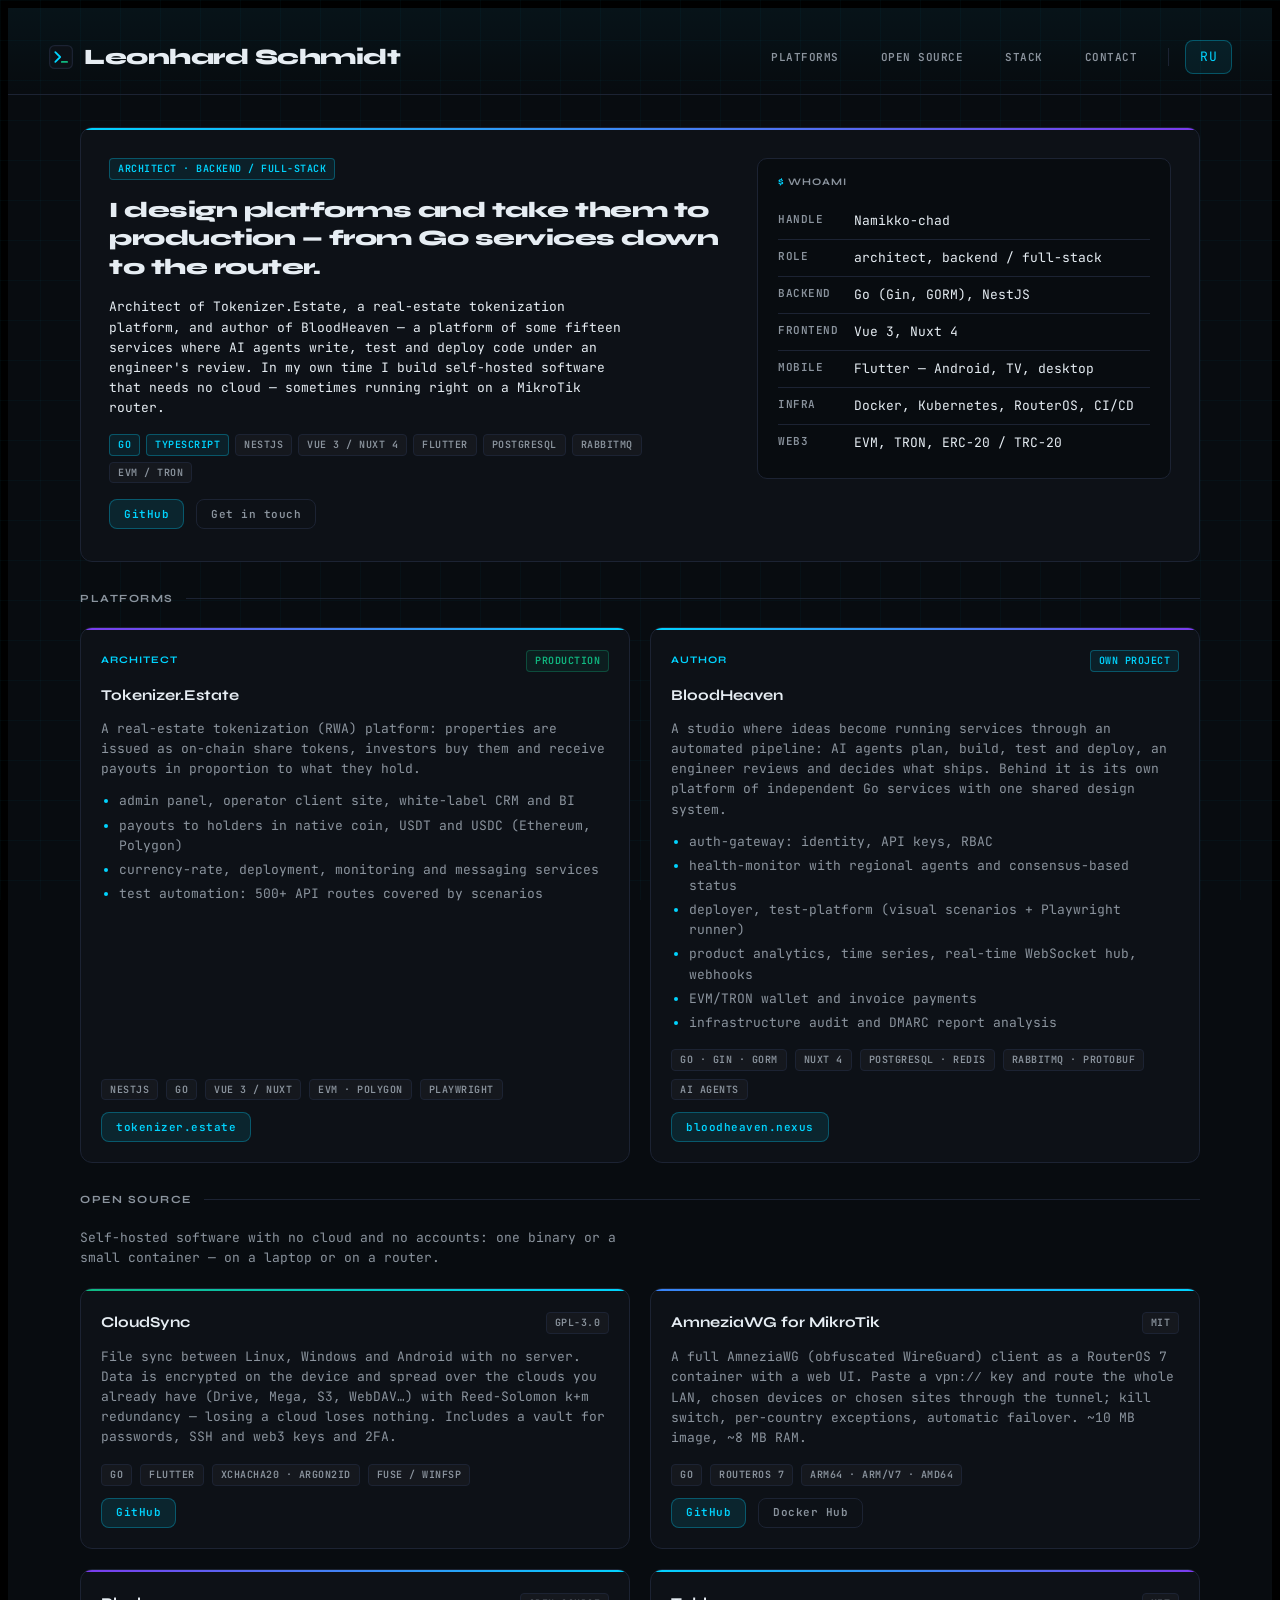
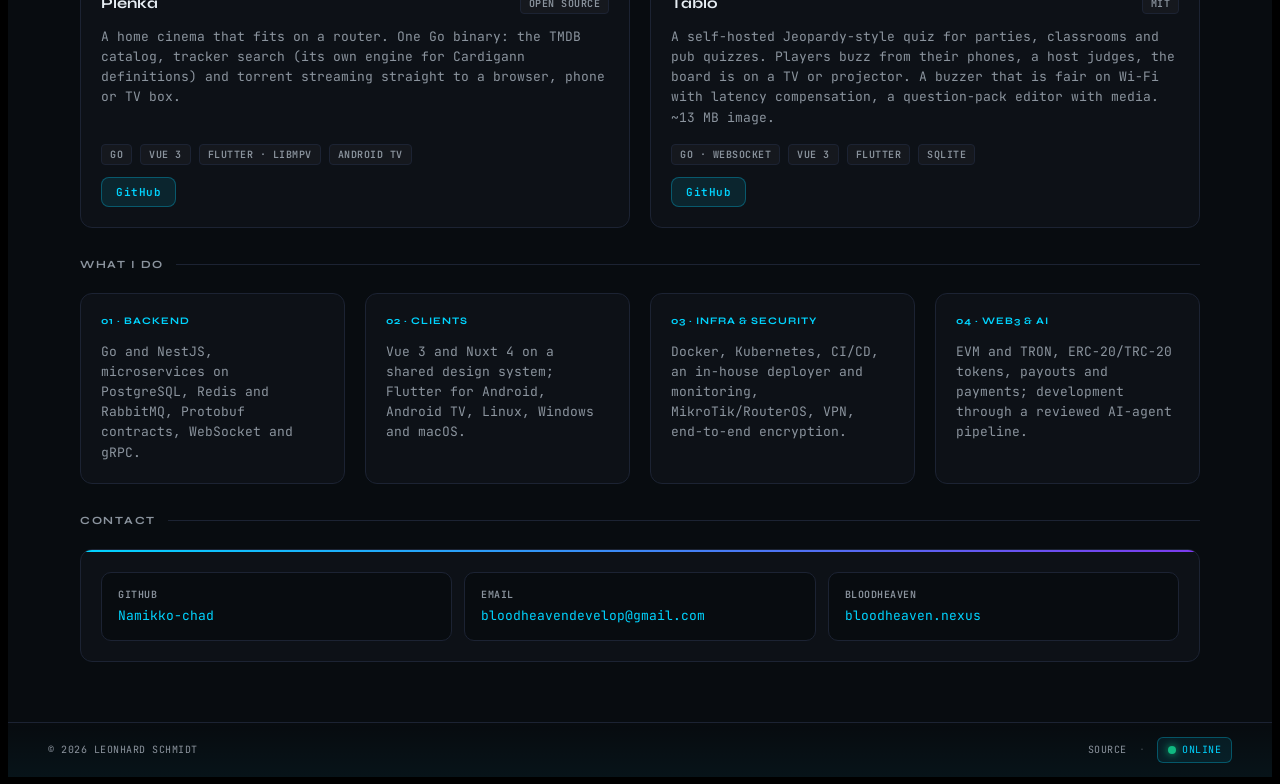
<file: index.html>
<!doctype html>
<html lang="ru" data-lang="ru">
  <head>
    <meta charset="utf-8" />
    <meta name="viewport" content="width=device-width, initial-scale=1, viewport-fit=cover" />
    <title>Leonhard Schmidt — software engineer</title>
    <meta
      name="description"
      content="Leonhard Schmidt (Namikko-chad): backend and full-stack engineer, architect of Tokenizer.Estate, author of BloodHeaven and self-hosted open-source projects in Go, Vue and Flutter."
    />
    <meta name="theme-color" content="#080c10" />
    <link rel="canonical" href="https://namikko-chad.github.io/" />

    <meta property="og:type" content="profile" />
    <meta property="og:title" content="Leonhard Schmidt — software engineer" />
    <meta
      property="og:description"
      content="Go · TypeScript · Vue/Nuxt · Flutter. Platform architecture, distributed systems, self-hosted software."
    />
    <meta property="og:url" content="https://namikko-chad.github.io/" />
    <meta property="og:image" content="https://namikko-chad.github.io/og-image.png" />
    <meta property="og:image:type" content="image/png" />
    <meta property="og:image:width" content="1200" />
    <meta property="og:image:height" content="630" />
    <meta property="og:image:alt" content="Leonhard Schmidt — architect, backend / full-stack engineer" />
    <meta name="twitter:card" content="summary_large_image" />
    <meta name="twitter:title" content="Leonhard Schmidt — software engineer" />
    <meta name="twitter:image" content="https://namikko-chad.github.io/og-image.png" />

    <link rel="icon" type="image/svg+xml" href="favicon.svg" />
    <link rel="preload" href="fonts/jetbrains-mono-latin.woff2" as="font" type="font/woff2" crossorigin />
    <link rel="stylesheet" href="styles.css" />
    <script>
      // Language: saved choice → browser language → Russian.
      (function () {
        var lang = null;
        try { lang = localStorage.getItem('lang'); } catch (e) {}
        if (lang !== 'ru' && lang !== 'en') {
          lang = /^ru|^uk|^be|^kk/i.test(navigator.language || '') ? 'ru' : 'en';
        }
        document.documentElement.setAttribute('data-lang', lang);
        document.documentElement.setAttribute('lang', lang);
      })();
    </script>
  </head>
  <body>
    <div id="app">
      <div class="hm-page">
        <div class="hm-grid-bg" aria-hidden="true"></div>

        <header class="hm-header">
          <div class="hm-header__left">
            <a href="./" class="hm-header__logo" aria-label="Leonhard Schmidt">
              <svg class="vc-mark" viewBox="0 0 32 32" aria-hidden="true" focusable="false">
                <rect x="2" y="2" width="28" height="28" rx="6" fill="#0d1117" stroke="#1c2333" stroke-width="1.5" />
                <path d="M9 10 L15 16 L9 22" fill="none" stroke="#00d4ff" stroke-width="2.2" stroke-linecap="round" stroke-linejoin="round" />
                <line x1="17" y1="22" x2="23.5" y2="22" stroke="#10b981" stroke-width="2.2" stroke-linecap="round" />
              </svg>
              Leonhard Schmidt
            </a>
          </div>

          <nav class="hm-header__nav" aria-label="Sections">
            <a class="hm-nav-link" href="#platforms"><span lang="ru">Платформы</span><span lang="en">Platforms</span></a>
            <a class="hm-nav-link" href="#opensource">Open source</a>
            <a class="hm-nav-link" href="#stack"><span lang="ru">Стек</span><span lang="en">Stack</span></a>
            <a class="hm-nav-link" href="#contact"><span lang="ru">Контакты</span><span lang="en">Contact</span></a>
            <span class="hm-header__nav-divider" aria-hidden="true"></span>
            <button type="button" class="hm-nav-link hm-nav-link--active vc-lang" id="lang-toggle" aria-label="Switch language">
              <span lang="ru">EN</span><span lang="en">RU</span>
            </button>
          </nav>
        </header>

        <main class="hm-canvas">
          <!-- Hero -->
          <section class="hm-card" aria-labelledby="hero-title">
            <div class="hm-card-accent hm-card-accent--total"></div>
            <div class="vc-hero__body">
              <div class="vc-hero__copy">
                <span class="hm-badge hm-badge--info">
                  <span lang="ru">Архитектор · backend / full-stack</span>
                  <span lang="en">Architect · backend / full-stack</span>
                </span>
                <h1 id="hero-title" class="vc-title">
                  <span lang="ru">Проектирую платформы и довожу их до продакшена: от Go-сервисов до роутера.</span>
                  <span lang="en">I design platforms and take them to production — from Go services down to the router.</span>
                </h1>
                <p class="vc-lead">
                  <span lang="ru">
                    Архитектор платформы токенизации недвижимости Tokenizer.Estate и автор BloodHeaven —
                    платформы из полутора десятков сервисов, где ИИ-агенты пишут, тестируют и выкатывают код
                    под ревью инженера. В свободное время делаю self-hosted софт, который работает без облака:
                    иногда прямо на MikroTik.
                  </span>
                  <span lang="en">
                    Architect of Tokenizer.Estate, a real-estate tokenization platform, and author of
                    BloodHeaven — a platform of some fifteen services where AI agents write, test and deploy code
                    under an engineer's review. In my own time I build self-hosted software that needs no cloud —
                    sometimes running right on a MikroTik router.
                  </span>
                </p>
                <ul class="vc-tags" aria-label="Stack">
                  <li class="hm-badge hm-badge--info">Go</li>
                  <li class="hm-badge hm-badge--info">TypeScript</li>
                  <li class="hm-badge hm-badge--neutral">NestJS</li>
                  <li class="hm-badge hm-badge--neutral">Vue 3 / Nuxt 4</li>
                  <li class="hm-badge hm-badge--neutral">Flutter</li>
                  <li class="hm-badge hm-badge--neutral">PostgreSQL</li>
                  <li class="hm-badge hm-badge--neutral">RabbitMQ</li>
                  <li class="hm-badge hm-badge--neutral">EVM / TRON</li>
                </ul>
                <div class="vc-actions">
                  <a class="hm-btn hm-btn--cyan" href="https://github.com/Namikko-chad" rel="noopener">GitHub</a>
                  <a class="hm-btn hm-btn--neutral" href="#contact">
                    <span lang="ru">Связаться</span><span lang="en">Get in touch</span>
                  </a>
                </div>
              </div>

              <aside class="vc-console" aria-label="Summary">
                <div class="vc-console__title"><span class="vc-console__prompt">$</span> whoami</div>
                <dl class="vc-console__rows">
                  <dt>handle</dt>
                  <dd>Namikko-chad</dd>
                  <dt>role</dt>
                  <dd><span lang="ru">архитектор, backend / full-stack</span><span lang="en">architect, backend / full-stack</span></dd>
                  <dt>backend</dt>
                  <dd>Go (Gin, GORM), NestJS</dd>
                  <dt>frontend</dt>
                  <dd>Vue 3, Nuxt 4</dd>
                  <dt>mobile</dt>
                  <dd>Flutter — Android, TV, desktop</dd>
                  <dt>infra</dt>
                  <dd>Docker, Kubernetes, RouterOS, CI/CD</dd>
                  <dt>web3</dt>
                  <dd>EVM, TRON, ERC-20 / TRC-20</dd>
                </dl>
              </aside>
            </div>
          </section>

          <!-- Platforms -->
          <section id="platforms" class="vc-section" aria-labelledby="platforms-title">
            <h2 id="platforms-title" class="hm-section-title">
              <span lang="ru">Платформы</span><span lang="en">Platforms</span>
            </h2>
            <div class="vc-grid vc-grid--2">
              <article class="hm-card vc-card">
                <div class="hm-card-accent hm-card-accent--uptime"></div>
                <div class="vc-card__body">
                  <div class="vc-card__head">
                    <span class="vc-card__kicker"><span lang="ru">Архитектор</span><span lang="en">Architect</span></span>
                    <span class="hm-badge hm-badge--ok">production</span>
                  </div>
                  <h3 class="vc-card__title">Tokenizer.Estate</h3>
                  <p class="vc-card__text">
                    <span lang="ru">
                      Платформа токенизации недвижимости (RWA): объекты выпускаются как on-chain токены долей,
                      инвесторы покупают их и получают выплаты пропорционально владению.
                    </span>
                    <span lang="en">
                      A real-estate tokenization (RWA) platform: properties are issued as on-chain share tokens,
                      investors buy them and receive payouts in proportion to what they hold.
                    </span>
                  </p>
                  <ul class="vc-card__list">
                    <li><span lang="ru">админка, клиентский сайт оператора, white-label CRM и BI</span><span lang="en">admin panel, operator client site, white-label CRM and BI</span></li>
                    <li><span lang="ru">выплаты держателям в нативной монете, USDT и USDC (Ethereum, Polygon)</span><span lang="en">payouts to holders in native coin, USDT and USDC (Ethereum, Polygon)</span></li>
                    <li><span lang="ru">сервисы курсов валют, деплоя, мониторинга, рассылок</span><span lang="en">currency-rate, deployment, monitoring and messaging services</span></li>
                    <li><span lang="ru">автотесты: 500+ маршрутов API покрыты сценариями</span><span lang="en">test automation: 500+ API routes covered by scenarios</span></li>
                  </ul>
                  <ul class="vc-tags vc-card__foot">
                    <li class="hm-badge hm-badge--neutral">NestJS</li>
                    <li class="hm-badge hm-badge--neutral">Go</li>
                    <li class="hm-badge hm-badge--neutral">Vue 3 / Nuxt</li>
                    <li class="hm-badge hm-badge--neutral">EVM · Polygon</li>
                    <li class="hm-badge hm-badge--neutral">Playwright</li>
                  </ul>
                  <div class="vc-actions">
                    <a class="hm-btn hm-btn--cyan" href="https://tokenizer.estate" rel="noopener">tokenizer.estate</a>
                  </div>
                </div>
              </article>

              <article class="hm-card vc-card">
                <div class="hm-card-accent hm-card-accent--total"></div>
                <div class="vc-card__body">
                  <div class="vc-card__head">
                    <span class="vc-card__kicker"><span lang="ru">Автор</span><span lang="en">Author</span></span>
                    <span class="hm-badge hm-badge--info"><span lang="ru">свой проект</span><span lang="en">own project</span></span>
                  </div>
                  <h3 class="vc-card__title">BloodHeaven</h3>
                  <p class="vc-card__text">
                    <span lang="ru">
                      Студия, где идеи превращаются в работающие сервисы через автоматический конвейер: ИИ-агенты
                      планируют, пишут, тестируют и деплоят, инженер ревьюит и решает, что уходит в прод.
                      Под это — своя платформа из независимых Go-сервисов с общей дизайн-системой.
                    </span>
                    <span lang="en">
                      A studio where ideas become running services through an automated pipeline: AI agents plan,
                      build, test and deploy, an engineer reviews and decides what ships. Behind it is its own
                      platform of independent Go services with one shared design system.
                    </span>
                  </p>
                  <ul class="vc-card__list">
                    <li><span lang="ru">auth-gateway: identity, API-ключи, RBAC</span><span lang="en">auth-gateway: identity, API keys, RBAC</span></li>
                    <li><span lang="ru">health-monitor с агентами по регионам и статусом по консенсусу</span><span lang="en">health-monitor with regional agents and consensus-based status</span></li>
                    <li><span lang="ru">deployer, test-platform (визуальные сценарии + Playwright-раннер)</span><span lang="en">deployer, test-platform (visual scenarios + Playwright runner)</span></li>
                    <li><span lang="ru">продуктовая аналитика, time-series, real-time WebSocket-хаб, вебхуки</span><span lang="en">product analytics, time series, real-time WebSocket hub, webhooks</span></li>
                    <li><span lang="ru">web3-кошелёк EVM/TRON и приём оплат по инвойсам</span><span lang="en">EVM/TRON wallet and invoice payments</span></li>
                    <li><span lang="ru">аудит инфраструктуры и DMARC-отчётов почты</span><span lang="en">infrastructure audit and DMARC report analysis</span></li>
                  </ul>
                  <ul class="vc-tags vc-card__foot">
                    <li class="hm-badge hm-badge--neutral">Go · Gin · GORM</li>
                    <li class="hm-badge hm-badge--neutral">Nuxt 4</li>
                    <li class="hm-badge hm-badge--neutral">PostgreSQL · Redis</li>
                    <li class="hm-badge hm-badge--neutral">RabbitMQ · Protobuf</li>
                    <li class="hm-badge hm-badge--neutral">AI agents</li>
                  </ul>
                  <div class="vc-actions">
                    <a class="hm-btn hm-btn--cyan" href="https://bloodheaven.nexus" rel="noopener">bloodheaven.nexus</a>
                  </div>
                </div>
              </article>
            </div>
          </section>

          <!-- Open source -->
          <section id="opensource" class="vc-section" aria-labelledby="oss-title">
            <h2 id="oss-title" class="hm-section-title">Open source</h2>
            <p class="vc-section__intro">
              <span lang="ru">Self-hosted софт без облака и аккаунтов: один бинарник или маленький контейнер — хоть на ноутбуке, хоть на роутере.</span>
              <span lang="en">Self-hosted software with no cloud and no accounts: one binary or a small container — on a laptop or on a router.</span>
            </p>
            <ul class="vc-grid vc-grid--2">
              <li class="hm-card vc-card">
                <div class="hm-card-accent hm-card-accent--ok"></div>
                <div class="vc-card__body">
                  <div class="vc-card__head">
                    <h3 class="vc-card__title">CloudSync</h3>
                    <span class="hm-badge hm-badge--neutral">GPL-3.0</span>
                  </div>
                  <p class="vc-card__text">
                    <span lang="ru">
                      Синхронизация файлов между Linux, Windows и Android без сервера. Данные шифруются на устройстве
                      и раскладываются по облакам, которые у вас уже есть (Drive, Mega, S3, WebDAV…) с избыточностью
                      Reed-Solomon k+m — потеря одного облака не страшна. Плюс менеджер паролей, SSH- и web3-ключей и 2FA.
                    </span>
                    <span lang="en">
                      File sync between Linux, Windows and Android with no server. Data is encrypted on the device and
                      spread over the clouds you already have (Drive, Mega, S3, WebDAV…) with Reed-Solomon k+m
                      redundancy — losing a cloud loses nothing. Includes a vault for passwords, SSH and web3 keys and 2FA.
                    </span>
                  </p>
                  <ul class="vc-tags vc-card__foot">
                    <li class="hm-badge hm-badge--neutral">Go</li>
                    <li class="hm-badge hm-badge--neutral">Flutter</li>
                    <li class="hm-badge hm-badge--neutral">XChaCha20 · Argon2id</li>
                    <li class="hm-badge hm-badge--neutral">FUSE / WinFsp</li>
                  </ul>
                  <div class="vc-actions">
                    <a class="hm-btn hm-btn--cyan" href="https://github.com/Namikko-chad/cloud-storage" rel="noopener">GitHub</a>
                  </div>
                </div>
              </li>

              <li class="hm-card vc-card">
                <div class="hm-card-accent hm-card-accent--active"></div>
                <div class="vc-card__body">
                  <div class="vc-card__head">
                    <h3 class="vc-card__title">AmneziaWG for MikroTik</h3>
                    <span class="hm-badge hm-badge--neutral">MIT</span>
                  </div>
                  <p class="vc-card__text">
                    <span lang="ru">
                      Полноценный клиент AmneziaWG (обфусцированный WireGuard) в контейнере RouterOS 7 с веб-интерфейсом.
                      Вставляете ключ <code>vpn://</code> — и вся сеть, отдельные устройства или сайты идут через туннель;
                      kill switch, исключения по странам, автоматический failover. ~10 МБ образ, ~8 МБ RAM.
                    </span>
                    <span lang="en">
                      A full AmneziaWG (obfuscated WireGuard) client as a RouterOS 7 container with a web UI. Paste a
                      <code>vpn://</code> key and route the whole LAN, chosen devices or chosen sites through the tunnel;
                      kill switch, per-country exceptions, automatic failover. ~10 MB image, ~8 MB RAM.
                    </span>
                  </p>
                  <ul class="vc-tags vc-card__foot">
                    <li class="hm-badge hm-badge--neutral">Go</li>
                    <li class="hm-badge hm-badge--neutral">RouterOS 7</li>
                    <li class="hm-badge hm-badge--neutral">arm64 · arm/v7 · amd64</li>
                  </ul>
                  <div class="vc-actions">
                    <a class="hm-btn hm-btn--cyan" href="https://github.com/Namikko-chad/amneziawg-mikrotik" rel="noopener">GitHub</a>
                    <a class="hm-btn hm-btn--neutral" href="https://hub.docker.com/r/namikko/amneziawg-mikrotik" rel="noopener">Docker Hub</a>
                  </div>
                </div>
              </li>

              <li class="hm-card vc-card">
                <div class="hm-card-accent hm-card-accent--uptime"></div>
                <div class="vc-card__body">
                  <div class="vc-card__head">
                    <h3 class="vc-card__title">Plenka</h3>
                    <span class="hm-badge hm-badge--neutral">open source</span>
                  </div>
                  <p class="vc-card__text">
                    <span lang="ru">
                      Домашний кинотеатр, который помещается на роутер. Один Go-бинарник: каталог TMDB, поиск по трекерам
                      (собственный движок Cardigann-определений) и стриминг торрента прямо в браузер, телефон или ТВ-приставку.
                    </span>
                    <span lang="en">
                      A home cinema that fits on a router. One Go binary: the TMDB catalog, tracker search (its own engine
                      for Cardigann definitions) and torrent streaming straight to a browser, phone or TV box.
                    </span>
                  </p>
                  <ul class="vc-tags vc-card__foot">
                    <li class="hm-badge hm-badge--neutral">Go</li>
                    <li class="hm-badge hm-badge--neutral">Vue 3</li>
                    <li class="hm-badge hm-badge--neutral">Flutter · libmpv</li>
                    <li class="hm-badge hm-badge--neutral">Android TV</li>
                  </ul>
                  <div class="vc-actions">
                    <a class="hm-btn hm-btn--cyan" href="https://github.com/Namikko-chad/Plenka" rel="noopener">GitHub</a>
                  </div>
                </div>
              </li>

              <li class="hm-card vc-card">
                <div class="hm-card-accent hm-card-accent--total"></div>
                <div class="vc-card__body">
                  <div class="vc-card__head">
                    <h3 class="vc-card__title"><span lang="ru">Табло</span><span lang="en">Tablo</span></h3>
                    <span class="hm-badge hm-badge--neutral">MIT</span>
                  </div>
                  <p class="vc-card__text">
                    <span lang="ru">
                      Self-hosted «Своя игра» для вечеринок, классов и пабных квизов. Игроки жмут кнопку с телефонов,
                      ведущий судит, табло на ТВ или проекторе. Честная кнопка по Wi-Fi с компенсацией задержки,
                      редактор пакетов вопросов с медиа. Образ ~13 МБ.
                    </span>
                    <span lang="en">
                      A self-hosted Jeopardy-style quiz for parties, classrooms and pub quizzes. Players buzz from their
                      phones, a host judges, the board is on a TV or projector. A buzzer that is fair on Wi-Fi with latency
                      compensation, a question-pack editor with media. ~13 MB image.
                    </span>
                  </p>
                  <ul class="vc-tags vc-card__foot">
                    <li class="hm-badge hm-badge--neutral">Go · WebSocket</li>
                    <li class="hm-badge hm-badge--neutral">Vue 3</li>
                    <li class="hm-badge hm-badge--neutral">Flutter</li>
                    <li class="hm-badge hm-badge--neutral">SQLite</li>
                  </ul>
                  <div class="vc-actions">
                    <a class="hm-btn hm-btn--cyan" href="https://github.com/Namikko-chad/Tablo" rel="noopener">GitHub</a>
                  </div>
                </div>
              </li>

            </ul>
          </section>

          <!-- Stack -->
          <section id="stack" class="vc-section" aria-labelledby="stack-title">
            <h2 id="stack-title" class="hm-section-title">
              <span lang="ru">Чем занимаюсь</span><span lang="en">What I do</span>
            </h2>
            <ul class="vc-grid vc-grid--4">
              <li class="hm-card vc-card">
                <div class="vc-card__body">
                  <div class="vc-card__kicker">01 · Backend</div>
                  <p class="vc-card__text">
                    <span lang="ru">Go и NestJS, микросервисы на PostgreSQL, Redis и RabbitMQ, контракты на Protobuf, WebSocket и gRPC.</span>
                    <span lang="en">Go and NestJS, microservices on PostgreSQL, Redis and RabbitMQ, Protobuf contracts, WebSocket and gRPC.</span>
                  </p>
                </div>
              </li>
              <li class="hm-card vc-card">
                <div class="vc-card__body">
                  <div class="vc-card__kicker">02 · Clients</div>
                  <p class="vc-card__text">
                    <span lang="ru">Vue 3 и Nuxt 4 с общей дизайн-системой; Flutter для Android, Android TV, Linux, Windows и macOS.</span>
                    <span lang="en">Vue 3 and Nuxt 4 on a shared design system; Flutter for Android, Android TV, Linux, Windows and macOS.</span>
                  </p>
                </div>
              </li>
              <li class="hm-card vc-card">
                <div class="vc-card__body">
                  <div class="vc-card__kicker">03 · Infra &amp; security</div>
                  <p class="vc-card__text">
                    <span lang="ru">Docker, Kubernetes, CI/CD, собственный деплоер и мониторинг, MikroTik/RouterOS, VPN, шифрование end-to-end.</span>
                    <span lang="en">Docker, Kubernetes, CI/CD, an in-house deployer and monitoring, MikroTik/RouterOS, VPN, end-to-end encryption.</span>
                  </p>
                </div>
              </li>
              <li class="hm-card vc-card">
                <div class="vc-card__body">
                  <div class="vc-card__kicker">04 · Web3 &amp; AI</div>
                  <p class="vc-card__text">
                    <span lang="ru">EVM и TRON, токены ERC-20/TRC-20, выплаты и приём платежей; разработка конвейером ИИ-агентов под ревью.</span>
                    <span lang="en">EVM and TRON, ERC-20/TRC-20 tokens, payouts and payments; development through a reviewed AI-agent pipeline.</span>
                  </p>
                </div>
              </li>
            </ul>
          </section>

          <!-- Contact -->
          <section id="contact" class="vc-section" aria-labelledby="contact-title">
            <h2 id="contact-title" class="hm-section-title">
              <span lang="ru">Контакты</span><span lang="en">Contact</span>
            </h2>
            <div class="hm-card">
              <div class="hm-card-accent hm-card-accent--total"></div>
              <div class="vc-card__body">
                <ul class="vc-contacts">
                  <li>
                    <a class="vc-contact" href="https://github.com/Namikko-chad" rel="noopener">
                      <span class="vc-contact__label">GitHub</span>
                      <span class="vc-contact__value">Namikko-chad</span>
                    </a>
                  </li>
                  <li>
                    <a class="vc-contact" href="mailto:bloodheavendevelop@gmail.com">
                      <span class="vc-contact__label">Email</span>
                      <span class="vc-contact__value">bloodheavendevelop@gmail.com</span>
                    </a>
                  </li>
                  <li>
                    <a class="vc-contact" href="https://bloodheaven.nexus" rel="noopener">
                      <span class="vc-contact__label">BloodHeaven</span>
                      <span class="vc-contact__value">bloodheaven.nexus</span>
                    </a>
                  </li>
                </ul>
              </div>
            </div>
          </section>
        </main>

        <footer class="hm-footer">
          <div class="hm-footer__left">
            <span class="hm-footer__meta">© 2026 Leonhard Schmidt</span>
          </div>
          <div class="hm-footer__right">
            <a class="hm-footer__meta vc-footer-link" href="https://github.com/Namikko-chad/namikko-chad.github.io" rel="noopener">source</a>
            <span class="hm-footer__sep">·</span>
            <span class="hm-footer__pill hm-footer__pill--env"><span class="hm-dot hm-dot--ok" aria-hidden="true"></span>online</span>
          </div>
        </footer>
      </div>
    </div>

    <script>
      document.getElementById('lang-toggle').addEventListener('click', function () {
        var root = document.documentElement;
        var next = root.getAttribute('data-lang') === 'ru' ? 'en' : 'ru';
        root.setAttribute('data-lang', next);
        root.setAttribute('lang', next);
        try { localStorage.setItem('lang', next); } catch (e) {}
      });
    </script>
  </body>
</html>
</file>
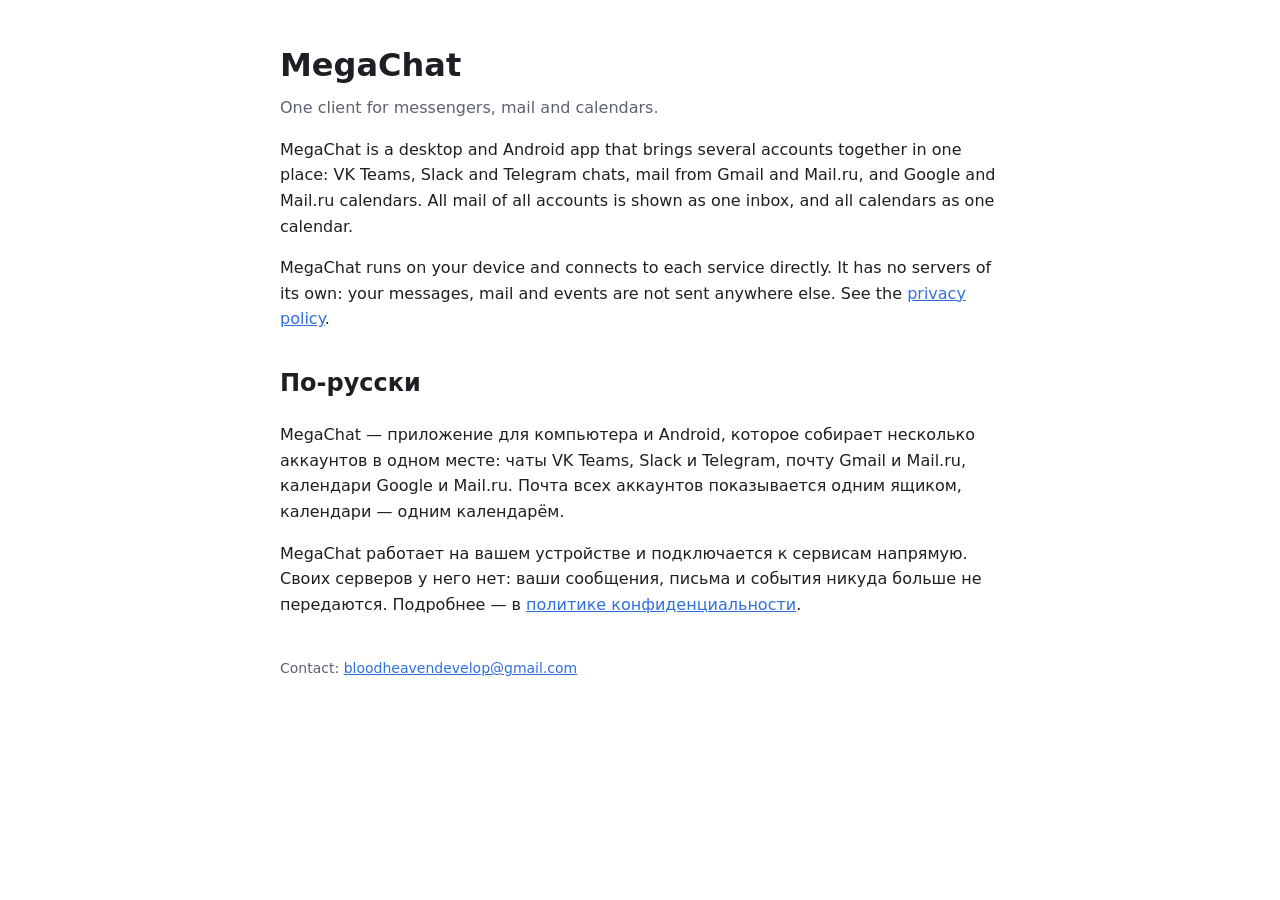
<file: mega-chat/index.html>
<!doctype html>
<html lang="en">
<head>
<meta charset="utf-8">
<meta name="viewport" content="width=device-width, initial-scale=1">
<title>MegaChat</title>
<style>
  :root { color-scheme: light dark; --fg: #1d1f24; --bg: #ffffff; --muted: #5d6270; --link: #2f6fde; }
  @media (prefers-color-scheme: dark) { :root { --fg: #e6e8ee; --bg: #1c1f26; --muted: #9aa0ad; --link: #7aa7ff; } }
  body { margin: 0; background: var(--bg); color: var(--fg); font: 16px/1.6 system-ui, sans-serif; }
  main { max-width: 720px; margin: 0 auto; padding: 40px 16px; }
  h1 { margin: 0 0 4px; } h2 { margin-top: 32px; }
  p.sub { color: var(--muted); margin-top: 0; }
  a { color: var(--link); }
  footer { margin-top: 40px; color: var(--muted); font-size: 14px; }
</style>
</head>
<body>
<main>
  <h1>MegaChat</h1>
  <p class="sub">One client for messengers, mail and calendars.</p>

  <p>MegaChat is a desktop and Android app that brings several accounts together in one place:
  VK Teams, Slack and Telegram chats, mail from Gmail and Mail.ru, and Google and Mail.ru calendars.
  All mail of all accounts is shown as one inbox, and all calendars as one calendar.</p>

  <p>MegaChat runs on your device and connects to each service directly. It has no servers of its own:
  your messages, mail and events are not sent anywhere else.
  See the <a href="privacy.html">privacy policy</a>.</p>

  <h2>По-русски</h2>
  <p>MegaChat — приложение для компьютера и Android, которое собирает несколько аккаунтов в одном месте:
  чаты VK Teams, Slack и Telegram, почту Gmail и Mail.ru, календари Google и Mail.ru.
  Почта всех аккаунтов показывается одним ящиком, календари — одним календарём.</p>
  <p>MegaChat работает на вашем устройстве и подключается к сервисам напрямую. Своих серверов у него нет:
  ваши сообщения, письма и события никуда больше не передаются.
  Подробнее — в <a href="privacy.html">политике конфиденциальности</a>.</p>

  <footer>Contact: <a href="mailto:bloodheavendevelop@gmail.com">bloodheavendevelop@gmail.com</a></footer>
</main>
</body>
</html>
</file>
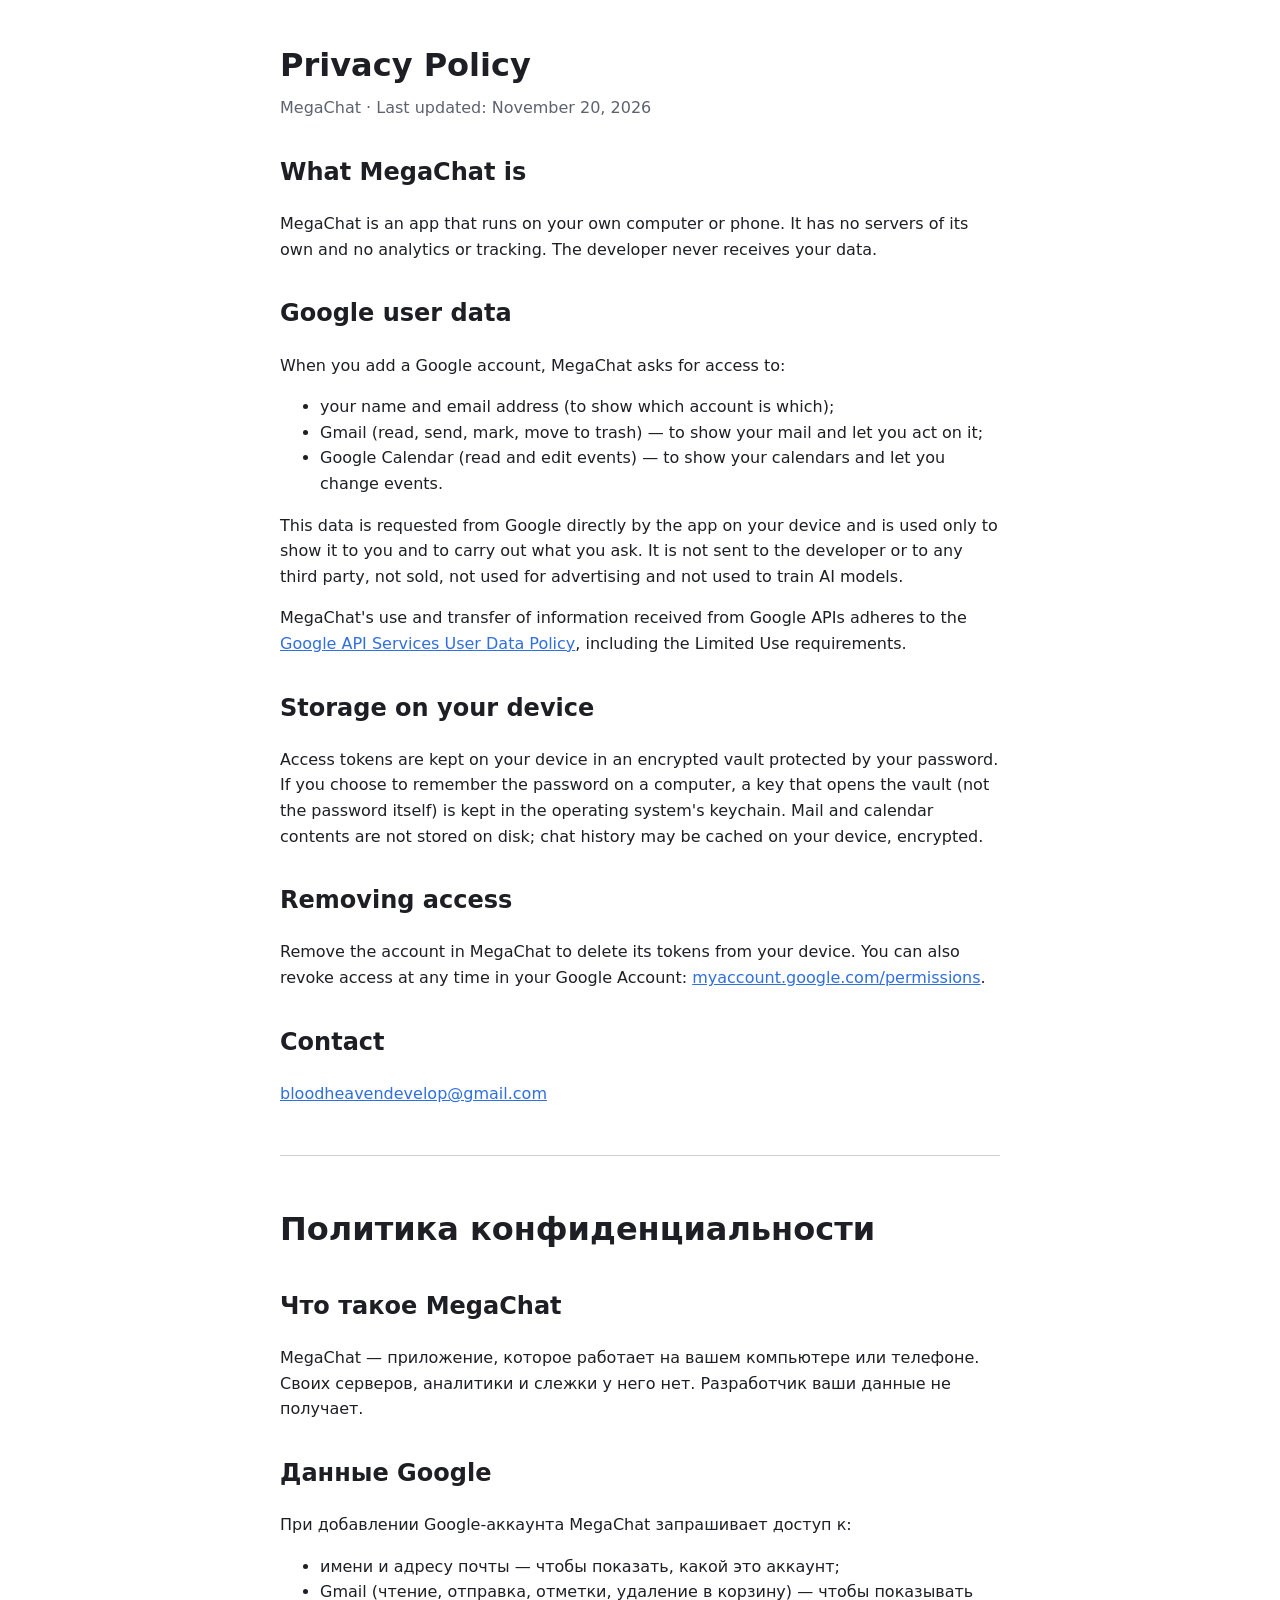
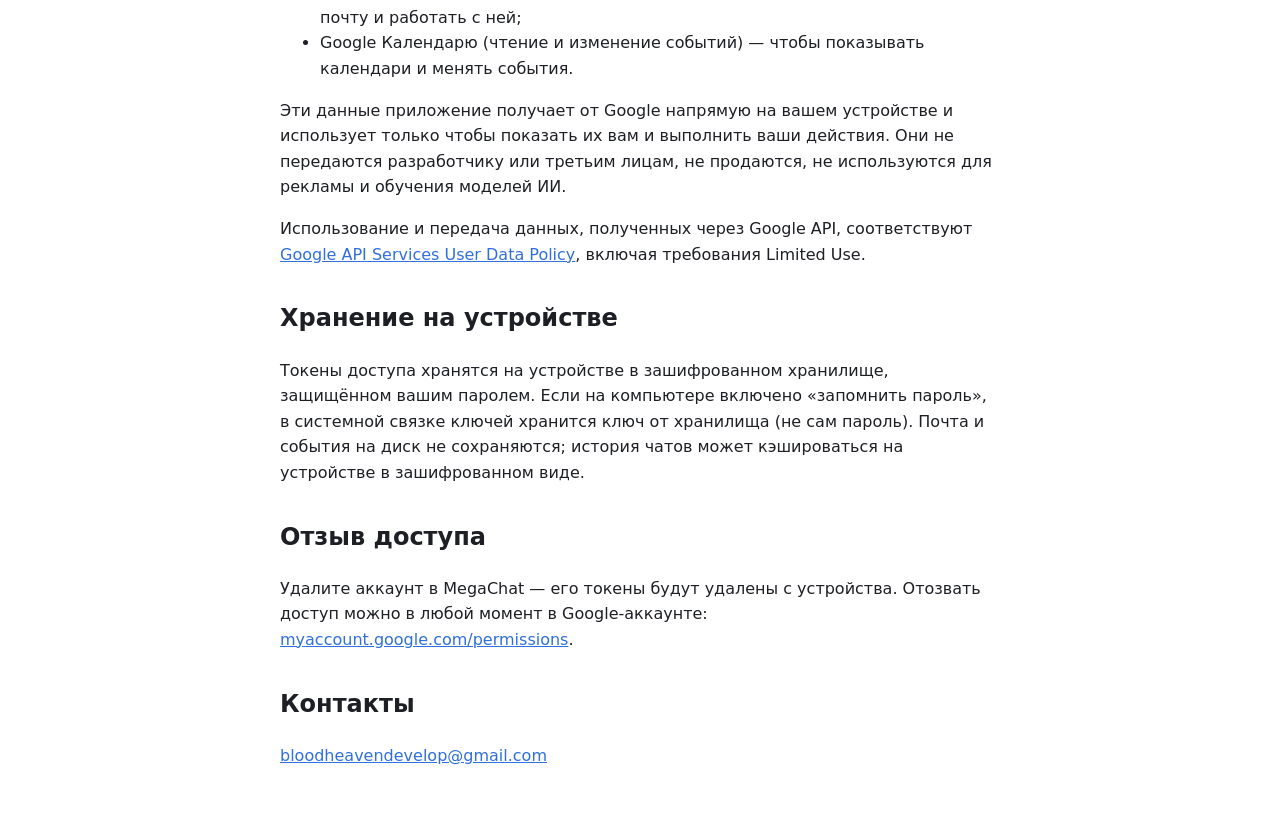
<file: privacy.html>
<!doctype html>
<html lang="en">
  <head>
    <meta charset="utf-8" />
    <title>MegaChat — Privacy Policy</title>
    <meta name="robots" content="noindex" />
    <link rel="canonical" href="https://namikko-chad.github.io/mega-chat/privacy.html" />
    <meta http-equiv="refresh" content="0; url=mega-chat/privacy.html" />
  </head>
  <body>
    <p>The MegaChat privacy policy has moved: <a href="mega-chat/privacy.html">mega-chat/privacy.html</a>.</p>
  </body>
</html>
</file>
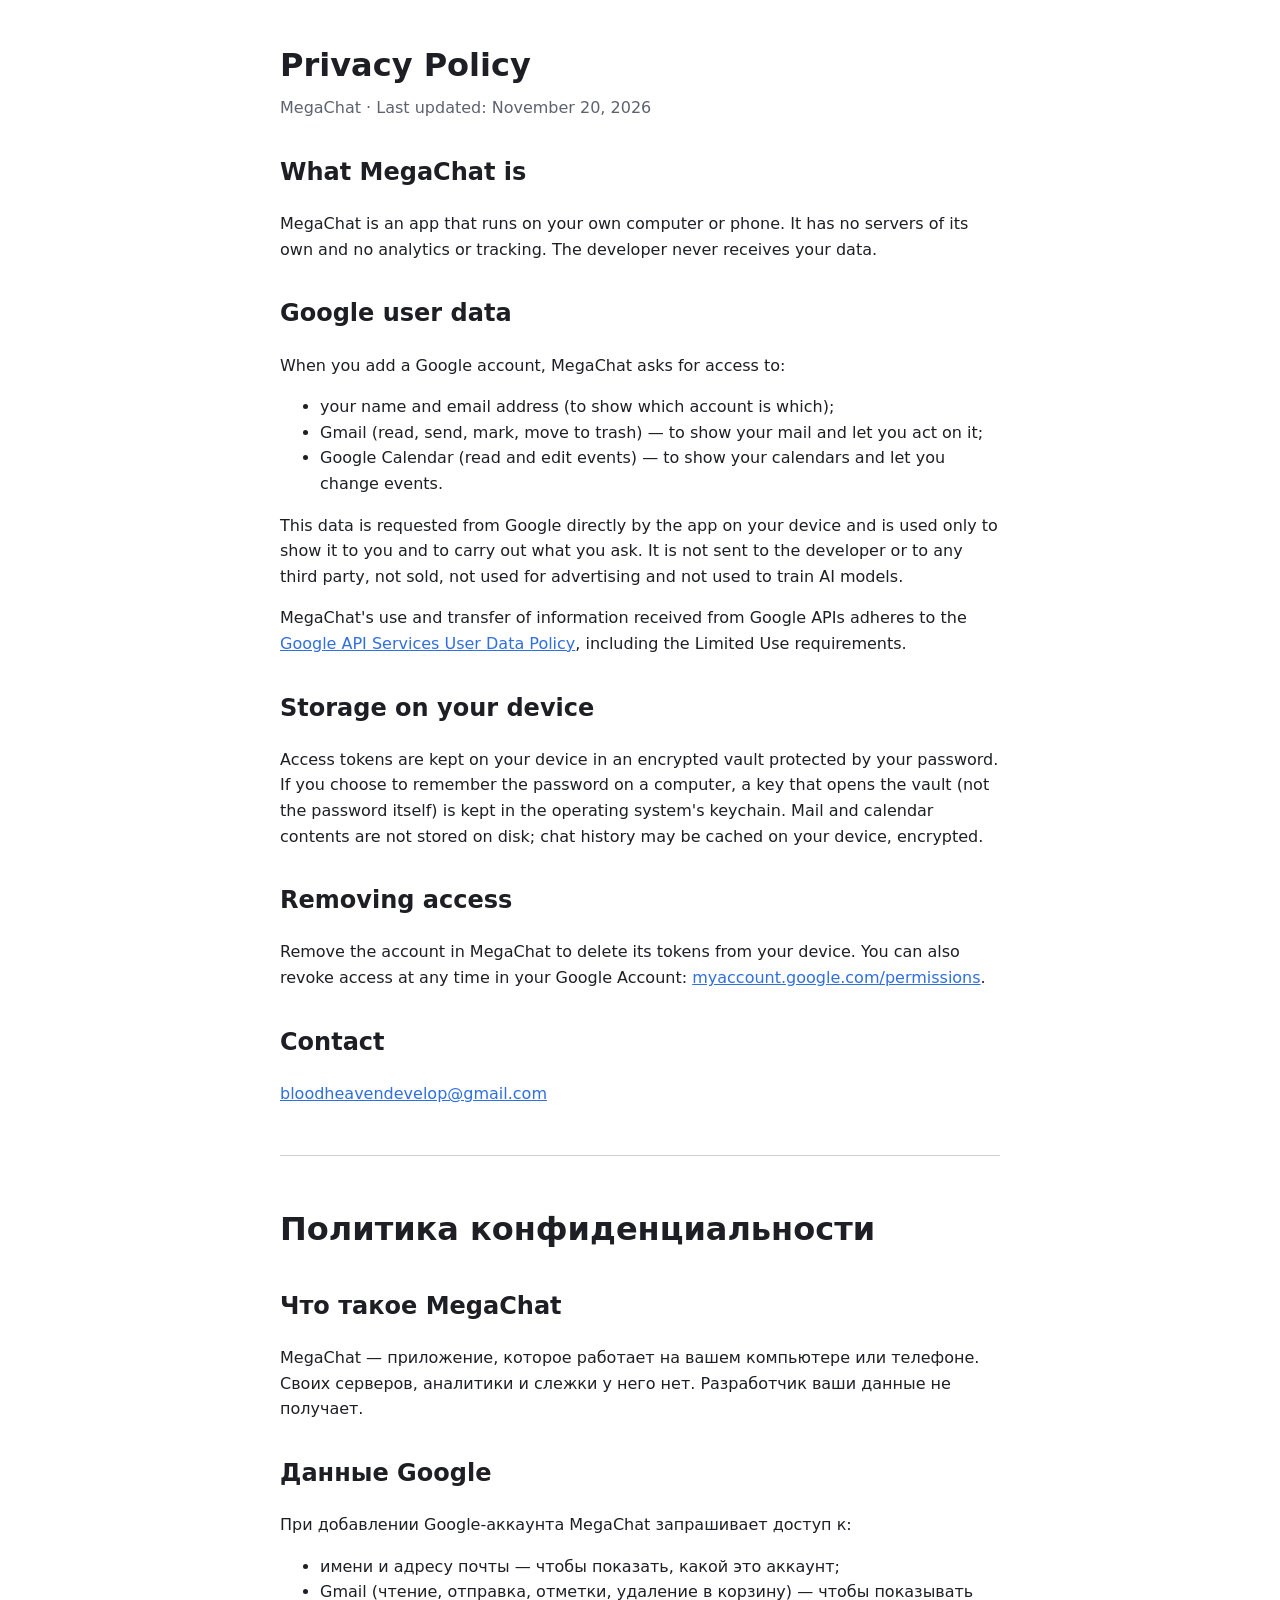
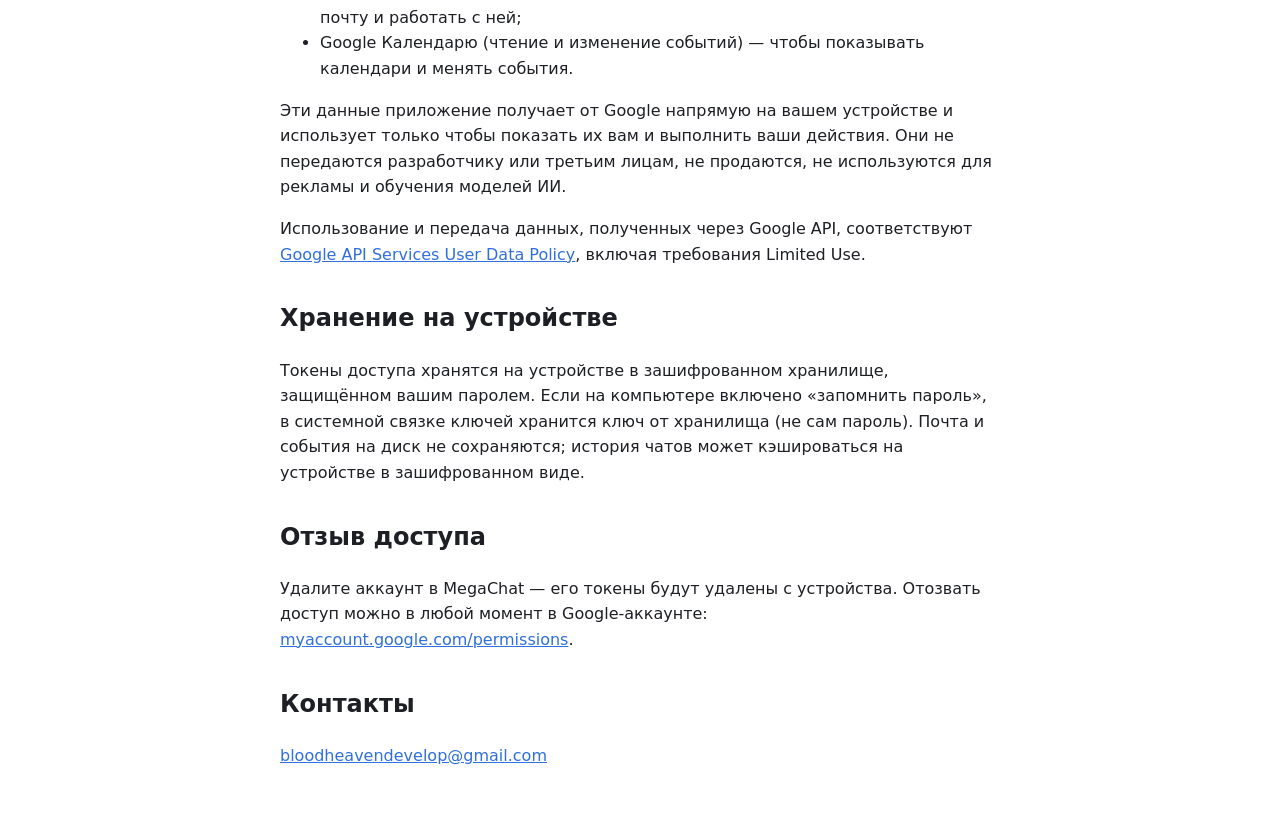
<file: mega-chat/privacy.html>
<!doctype html>
<html lang="en">
<head>
<meta charset="utf-8">
<meta name="viewport" content="width=device-width, initial-scale=1">
<title>MegaChat Privacy Policy</title>
<style>
  :root { color-scheme: light dark; --fg: #1d1f24; --bg: #ffffff; --muted: #5d6270; --link: #2f6fde; }
  @media (prefers-color-scheme: dark) { :root { --fg: #e6e8ee; --bg: #1c1f26; --muted: #9aa0ad; --link: #7aa7ff; } }
  body { margin: 0; background: var(--bg); color: var(--fg); font: 16px/1.6 system-ui, sans-serif; }
  main { max-width: 720px; margin: 0 auto; padding: 40px 16px; }
  h1 { margin: 0 0 4px; } h2 { margin-top: 32px; }
  p.sub { color: var(--muted); margin-top: 0; }
  a { color: var(--link); }
  hr { border: 0; border-top: 1px solid var(--muted); opacity: .3; margin: 48px 0; }
</style>
</head>
<body>
<main>
  <h1>Privacy Policy</h1>
  <p class="sub">MegaChat · Last updated: November 20, 2026</p>

  <h2>What MegaChat is</h2>
  <p>MegaChat is an app that runs on your own computer or phone. It has no servers of its own and
  no analytics or tracking. The developer never receives your data.</p>

  <h2>Google user data</h2>
  <p>When you add a Google account, MegaChat asks for access to:</p>
  <ul>
    <li>your name and email address (to show which account is which);</li>
    <li>Gmail (read, send, mark, move to trash) — to show your mail and let you act on it;</li>
    <li>Google Calendar (read and edit events) — to show your calendars and let you change events.</li>
  </ul>
  <p>This data is requested from Google directly by the app on your device and is used only to show it
  to you and to carry out what you ask. It is not sent to the developer or to any third party, not
  sold, not used for advertising and not used to train AI models.</p>
  <p>MegaChat's use and transfer of information received from Google APIs adheres to the
  <a href="https://developers.google.com/terms/api-services-user-data-policy">Google API Services User Data Policy</a>,
  including the Limited Use requirements.</p>

  <h2>Storage on your device</h2>
  <p>Access tokens are kept on your device in an encrypted vault protected by your password.
  If you choose to remember the password on a computer, a key that opens the vault (not the password
  itself) is kept in the operating system's keychain. Mail and calendar contents are not stored on disk;
  chat history may be cached on your device, encrypted.</p>

  <h2>Removing access</h2>
  <p>Remove the account in MegaChat to delete its tokens from your device. You can also revoke
  access at any time in your Google Account:
  <a href="https://myaccount.google.com/permissions">myaccount.google.com/permissions</a>.</p>

  <h2>Contact</h2>
  <p><a href="mailto:bloodheavendevelop@gmail.com">bloodheavendevelop@gmail.com</a></p>

  <hr>

  <h1>Политика конфиденциальности</h1>

  <h2>Что такое MegaChat</h2>
  <p>MegaChat — приложение, которое работает на вашем компьютере или телефоне. Своих серверов,
  аналитики и слежки у него нет. Разработчик ваши данные не получает.</p>

  <h2>Данные Google</h2>
  <p>При добавлении Google-аккаунта MegaChat запрашивает доступ к:</p>
  <ul>
    <li>имени и адресу почты — чтобы показать, какой это аккаунт;</li>
    <li>Gmail (чтение, отправка, отметки, удаление в корзину) — чтобы показывать почту и работать с ней;</li>
    <li>Google Календарю (чтение и изменение событий) — чтобы показывать календари и менять события.</li>
  </ul>
  <p>Эти данные приложение получает от Google напрямую на вашем устройстве и использует только чтобы
  показать их вам и выполнить ваши действия. Они не передаются разработчику или третьим лицам, не
  продаются, не используются для рекламы и обучения моделей ИИ.</p>
  <p>Использование и передача данных, полученных через Google API, соответствуют
  <a href="https://developers.google.com/terms/api-services-user-data-policy">Google API Services User Data Policy</a>,
  включая требования Limited Use.</p>

  <h2>Хранение на устройстве</h2>
  <p>Токены доступа хранятся на устройстве в зашифрованном хранилище, защищённом вашим паролем.
  Если на компьютере включено «запомнить пароль», в системной связке ключей хранится ключ от хранилища
  (не сам пароль). Почта и события на диск не сохраняются; история чатов может кэшироваться на устройстве
  в зашифрованном виде.</p>

  <h2>Отзыв доступа</h2>
  <p>Удалите аккаунт в MegaChat — его токены будут удалены с устройства. Отозвать доступ можно в любой
  момент в Google-аккаунте: <a href="https://myaccount.google.com/permissions">myaccount.google.com/permissions</a>.</p>

  <h2>Контакты</h2>
  <p><a href="mailto:bloodheavendevelop@gmail.com">bloodheavendevelop@gmail.com</a></p>
</main>
</body>
</html>
</file>
<file: styles.css>
/* ============================================================================
   Developer card — stylesheet
   ============================================================================

   A static page cannot consume the shared component library, so the first part
   of this file is a verbatim transcription of the DESIGN_MANIFEST.md rules the
   page uses (tokens, fonts, page shell, header, footer, buttons, cards, badges,
   section titles). Section numbers in the comments refer to the manifest. The
   page-local layout classes (`vc-*`) follow at the end.
   ============================================================================ */

/* === § 3.1 Font faces — self-hosted, split by unicode-range ================ */
@font-face {
  font-family: 'JetBrains Mono';
  font-weight: 100 800;
  font-style: normal;
  font-display: swap;
  src: url('fonts/jetbrains-mono-latin.woff2') format('woff2');
  unicode-range:
    U+0000-00FF, U+0131, U+0152-0153, U+02BB-02BC, U+02C6, U+02DA, U+02DC, U+0304, U+0308, U+0329,
    U+2000-206F, U+20AC, U+2122, U+2191, U+2193, U+2212, U+2215, U+FEFF, U+FFFD;
}

@font-face {
  font-family: 'JetBrains Mono';
  font-weight: 100 800;
  font-style: normal;
  font-display: swap;
  src: url('fonts/jetbrains-mono-cyrillic.woff2') format('woff2');
  unicode-range: U+0301, U+0400-045F, U+0490-0491, U+04B0-04B1, U+2116;
}

@font-face {
  font-family: 'Syne';
  font-weight: 100 900;
  font-style: normal;
  font-display: swap;
  src: url('fonts/syne-latin.woff2') format('woff2');
  unicode-range:
    U+0000-00FF, U+0131, U+0152-0153, U+02BB-02BC, U+02C6, U+02DA, U+02DC, U+0304, U+0308, U+0329,
    U+2000-206F, U+20AC, U+2122, U+2191, U+2193, U+2212, U+2215, U+FEFF, U+FFFD;
}

/* === § 1 Design tokens ===================================================== */
:root {
  --hm-bg: #080c10;
  --hm-surface: #0d1117;
  --hm-border: #1c2333;
  --hm-accent: #00d4ff;
  --hm-text: #e6edf3;
  --hm-muted: #8b949e;

  --hm-control-height: 36px;

  --hm-ok: #10b981;
  --hm-error: #ef4444;
  --hm-active: #3b82f6;
  --hm-paused: #6b7280;
  --hm-warning: #f59e0b;
  --hm-purple: #7c3aed;
  --hm-purple-l: #a78bfa;

  font-family: 'JetBrains Mono', monospace;
  color-scheme: dark;
}

/* === § 5 Body container ==================================================== */
*,
*::before,
*::after {
  box-sizing: border-box;
}

body {
  margin: 0;
  background-color: var(--hm-bg);
  color: var(--hm-text);
  border: 8px solid #000000; /* viewport bezel — the one documented non-token hex (§ 1.4) */
  overflow-x: hidden;
  font-size: 13px;
  line-height: 1.55;
  -webkit-font-smoothing: antialiased;
}

#app {
  min-height: 100dvh;
  display: flex;
  flex-direction: column;
  background-color: var(--hm-bg);
  color: var(--hm-text);
}

a {
  color: var(--hm-accent);
}

/* === § 2 Layout ============================================================ */
.hm-page {
  min-height: 100vh;
  background: var(--hm-bg);
  position: relative;
  display: flex;
  flex-direction: column;
}

.hm-grid-bg {
  position: fixed;
  inset: 0;
  background-image:
    linear-gradient(rgba(0, 212, 255, 0.03) 1px, transparent 1px),
    linear-gradient(90deg, rgba(0, 212, 255, 0.03) 1px, transparent 1px);
  background-size: 40px 40px;
  pointer-events: none;
  z-index: 0;
}

.hm-canvas {
  position: relative;
  z-index: 1;
  flex: 1;
  padding: 32px 40px 60px;
  display: flex;
  flex-direction: column;
  gap: 28px;
  scroll-margin-top: 16px;
}

/* === § 4 Header ============================================================ */
.hm-header {
  position: relative;
  z-index: 10;
  padding: 32px 40px 20px;
  border-bottom: 1px solid var(--hm-border);
  background: linear-gradient(180deg, rgba(0, 212, 255, 0.04) 0%, transparent 100%);
  display: flex;
  align-items: center;
  justify-content: space-between;
  gap: 16px;
}

.hm-header__left {
  display: flex;
  align-items: center;
}

.hm-header__logo {
  display: inline-flex;
  align-items: center;
  gap: 10px;
  font-family: 'Syne', sans-serif;
  font-size: 22px;
  font-weight: 800;
  letter-spacing: -0.5px;
  color: var(--hm-text);
  text-decoration: none;
}

.hm-header__mark {
  width: 26px;
  height: 26px;
  flex-shrink: 0;
}

.hm-header__nav {
  display: flex;
  align-items: center;
  gap: 12px;
  flex-wrap: wrap;
}

.hm-header__nav-divider {
  width: 1px;
  height: 18px;
  background: var(--hm-border);
  margin: 0 4px;
}

.hm-nav-link {
  display: inline-flex;
  align-items: center;
  gap: 6px;
  padding: 6px 14px;
  border-radius: 8px;
  font-family: 'JetBrains Mono', monospace;
  font-size: 11px;
  font-weight: 600;
  letter-spacing: 0.5px;
  text-transform: uppercase;
  text-decoration: none;
  color: var(--hm-muted);
  background: transparent;
  border: 1px solid transparent;
  cursor: pointer;
  transition: all 0.15s;
}

.hm-nav-link:hover {
  background: rgba(0, 212, 255, 0.08);
  color: var(--hm-accent);
}

.hm-nav-link--active {
  background: rgba(0, 212, 255, 0.08);
  border-color: rgba(0, 212, 255, 0.3);
  color: var(--hm-accent);
}

.hm-nav-link--active:hover {
  background: rgba(0, 212, 255, 0.18);
}

/* === § 6 Footer ============================================================ */
.hm-footer {
  position: relative;
  padding: 14px 40px;
  border-top: 1px solid var(--hm-border);
  background: linear-gradient(0deg, rgba(0, 212, 255, 0.04) 0%, transparent 100%);
  display: flex;
  align-items: center;
  justify-content: space-between;
  gap: 16px;
  font-family: 'JetBrains Mono', monospace;
  font-size: 10px;
  color: var(--hm-muted);
  text-transform: uppercase;
  letter-spacing: 0.5px;
}

.hm-footer__left,
.hm-footer__center,
.hm-footer__right {
  display: flex;
  align-items: center;
  gap: 12px;
}

.hm-footer__sep {
  opacity: 0.4;
}

.hm-footer__meta {
  color: var(--hm-muted);
}

.hm-footer__pill {
  display: inline-flex;
  align-items: center;
  gap: 6px;
  padding: 4px 10px;
  border-radius: 6px;
  background: rgba(255, 255, 255, 0.03);
  border: 1px solid var(--hm-border);
}

.hm-footer__pill--env {
  background: rgba(0, 212, 255, 0.08);
  border-color: rgba(0, 212, 255, 0.3);
  color: var(--hm-accent);
}

/* === § 7 Buttons =========================================================== */
.hm-btn {
  display: inline-flex;
  align-items: center;
  justify-content: center;
  gap: 6px;
  height: 30px;
  padding: 0 14px;
  border-radius: 8px;
  font-family: 'JetBrains Mono', monospace;
  font-size: 11px;
  font-weight: 600;
  letter-spacing: 0.5px;
  text-decoration: none;
  cursor: pointer;
  transition: all 0.15s;
  border: 1px solid transparent;
  white-space: nowrap;
}

.hm-btn--primary {
  background: var(--hm-accent);
  color: #0a0e17;
  border: none;
  min-width: 140px;
}

.hm-btn--primary:hover {
  opacity: 0.9;
}

.hm-btn--cyan {
  background: rgba(0, 212, 255, 0.1);
  border-color: rgba(0, 212, 255, 0.3);
  color: var(--hm-accent);
}

.hm-btn--cyan:hover {
  background: rgba(0, 212, 255, 0.2);
}

.hm-btn--neutral {
  background: transparent;
  border-color: var(--hm-border);
  color: var(--hm-muted);
}

.hm-btn--neutral:hover {
  background: rgba(0, 212, 255, 0.05);
}

.hm-btn:disabled {
  opacity: 0.5;
  cursor: not-allowed;
}

/* === § 8 Cards ============================================================= */
.hm-card {
  background: var(--hm-surface);
  border: 1px solid var(--hm-border);
  border-radius: 12px;
  overflow: hidden;
}

.hm-card-accent {
  height: 2px;
}

.hm-card-accent--ok {
  background: linear-gradient(90deg, #10b981, #00d4ff);
}

.hm-card-accent--total {
  background: linear-gradient(90deg, #00d4ff, #7c3aed);
}

.hm-card-accent--active {
  background: linear-gradient(90deg, #3b82f6, #00d4ff);
}

.hm-card-accent--uptime {
  background: linear-gradient(90deg, #7c3aed, #00d4ff);
}

/* === § 12 Badges & status dots ============================================ */
.hm-badge {
  display: inline-block;
  padding: 2px 8px;
  border-radius: 4px;
  font-family: 'JetBrains Mono', monospace;
  font-size: 10px;
  text-transform: uppercase;
  font-weight: 600;
  letter-spacing: 0.5px;
  white-space: nowrap;
}

.hm-badge--ok {
  background: rgba(16, 185, 129, 0.08); /* --hm-ok @ 8% */
  border: 1px solid rgba(16, 185, 129, 0.3);
  color: var(--hm-ok);
}

.hm-badge--info {
  background: rgba(0, 212, 255, 0.08); /* --hm-accent @ 8% */
  border: 1px solid rgba(0, 212, 255, 0.3);
  color: var(--hm-accent);
}

.hm-badge--neutral {
  background: rgba(255, 255, 255, 0.03);
  border: 1px solid var(--hm-border);
  color: var(--hm-muted);
}

.hm-dot {
  width: 8px;
  height: 8px;
  border-radius: 50%;
  display: inline-block;
  flex-shrink: 0;
}

.hm-dot--ok {
  background: #10b981;
  box-shadow: 0 0 8px #10b981; /* glow is reserved for status dots (§ 1.2) */
  animation: hm-pulse 2s infinite;
}

.hm-dot--error {
  background: #ef4444;
  box-shadow: 0 0 8px #ef4444;
  animation: hm-pulse 1.5s infinite;
}

.hm-dot--active {
  background: var(--hm-active);
}

.hm-dot--paused {
  background: var(--hm-paused);
}

/* === § 10 Forms ============================================================ */
.hm-form {
  display: flex;
  flex-direction: column;
  gap: 16px;
}

.hm-form-field {
  display: flex;
  flex-direction: column;
  gap: 6px;
}

.hm-form-label {
  display: block;
  font-family: 'JetBrains Mono', monospace;
  font-size: 12px;
  font-weight: 600;
  letter-spacing: 0.5px;
  text-transform: uppercase;
  color: var(--hm-muted);
}

.hm-form-label__required::after {
  content: ' *';
  color: var(--hm-error);
}

.hm-form-error {
  margin: 0;
  font-size: 11px;
  color: var(--hm-error);
}

.hm-form-hint {
  margin: 0;
  font-size: 11px;
  color: var(--hm-muted);
}

.hm-form-hint a {
  color: var(--hm-muted);
  text-decoration: underline;
}

.hm-form-hint a:hover {
  color: var(--hm-accent);
}

.hm-form-actions {
  display: flex;
  justify-content: flex-end;
  gap: 12px;
  margin-top: 8px;
}

.hm-input,
.hm-textarea {
  width: 100%;
  background: var(--hm-bg);
  border: 1px solid var(--hm-border);
  border-radius: 8px;
  padding: 8px 14px;
  color: var(--hm-text);
  font-size: 12px;
  font-family: 'JetBrains Mono', monospace;
  outline: none;
  transition: border-color 0.15s;
}

.hm-input {
  min-height: var(--hm-control-height);
}

.hm-textarea {
  resize: vertical;
  min-height: 80px;
}

.hm-input:focus,
.hm-textarea:focus {
  border-color: var(--hm-accent);
}

.hm-input::placeholder,
.hm-textarea::placeholder {
  color: var(--hm-muted);
}

.hm-input:disabled,
.hm-textarea:disabled {
  opacity: 0.5;
  cursor: not-allowed;
}

.hm-input--error,
.hm-textarea--error {
  border-color: var(--hm-error);
}

.hm-input:-webkit-autofill,
.hm-input:-webkit-autofill:hover,
.hm-input:-webkit-autofill:focus,
.hm-input:-webkit-autofill:active {
  -webkit-text-fill-color: var(--hm-text);
  -webkit-box-shadow: 0 0 0 1000px var(--hm-bg) inset;
  box-shadow: 0 0 0 1000px var(--hm-bg) inset;
  caret-color: var(--hm-text);
  border: 1px solid var(--hm-border);
  transition: background-color 9999s ease-in-out 0s;
}

.hm-input:-webkit-autofill:focus {
  border-color: var(--hm-accent);
}

/* === § 17 Loaders ========================================================== */
.hm-spinner {
  display: inline-block;
  width: 1em;
  height: 1em;
  border: 2px solid currentColor;
  border-right-color: transparent;
  border-radius: 50%;
  animation: hm-spin 0.8s linear infinite;
  box-sizing: border-box;
}

.hm-spinner[hidden] {
  display: none;
}

/* === § 18 Section titles =================================================== */
.hm-section-title {
  display: flex;
  align-items: center;
  gap: 12px;
  margin: 0;
  font-family: 'Syne', sans-serif;
  font-size: 11px;
  font-weight: 700;
  text-transform: uppercase;
  letter-spacing: 1.5px;
  color: var(--hm-muted);
}

.hm-section-title::after {
  content: '';
  flex: 1;
  height: 1px;
  background: var(--hm-border);
}

/* === § 19 Banners ========================================================== */
.hm-banner {
  display: flex;
  align-items: flex-start;
  gap: 8px;
  padding: 12px 16px;
  border-radius: 8px;
  font-family: 'JetBrains Mono', monospace;
  font-size: 12px;
}

.hm-banner[hidden] {
  display: none;
}

.hm-banner--error {
  background: rgba(239, 68, 68, 0.08);
  border: 1px solid rgba(239, 68, 68, 0.3);
  color: #ef4444;
}

.hm-banner--ok {
  background: rgba(16, 185, 129, 0.08);
  border: 1px solid rgba(16, 185, 129, 0.3);
  color: #10b981;
}

/* === Appendix A / B / C ==================================================== */
@keyframes hm-pulse {
  0%,
  100% {
    opacity: 1;
  }
  50% {
    opacity: 0.4;
  }
}

@keyframes hm-spin {
  to {
    transform: rotate(360deg);
  }
}

::-webkit-scrollbar {
  width: 4px;
  height: 4px;
}

::-webkit-scrollbar-thumb {
  background: var(--hm-border);
  border-radius: 2px;
}

::-webkit-scrollbar-thumb:hover {
  background: var(--hm-muted);
}

::-webkit-scrollbar-track {
  background: transparent;
}

html {
  scrollbar-width: thin;
  scrollbar-color: var(--hm-border) transparent;
  scroll-behavior: smooth;
}

::selection {
  background: rgba(0, 212, 255, 0.3) !important;
  color: var(--hm-text) !important;
}

/* ============================================================================
   Page-local layout (`vc-*`)
   ============================================================================ */

/* A card page has a reading width; the manifest's data-dense layouts do not. */
.hm-canvas {
  width: 100%;
  max-width: 1200px;
  margin: 0 auto;
}

/* Language switch: both languages are in the markup, one is shown. */
html[data-lang='ru'] [lang='en'],
html[data-lang='en'] [lang='ru'] {
  display: none !important;
}

.vc-mark {
  width: 26px;
  height: 26px;
  flex-shrink: 0;
}

.vc-section {
  display: flex;
  flex-direction: column;
  gap: 20px;
  scroll-margin-top: 24px;
}

.vc-section__intro {
  margin: 0;
  max-width: 72ch;
  color: var(--hm-muted);
}

/* § 3.2 rows only: 22 px page title, 15 px card title, 13 px body. */
.vc-title {
  margin: 0;
  font-family: 'Syne', 'JetBrains Mono', sans-serif;
  font-size: 22px;
  font-weight: 800;
  letter-spacing: -0.5px;
  line-height: 1.3;
  color: var(--hm-text);
  max-width: 30ch;
}

.vc-lead {
  margin: 0;
  max-width: 64ch;
  color: var(--hm-text);
}

.vc-lead--muted {
  color: var(--hm-muted);
}

.vc-tags {
  display: flex;
  flex-wrap: wrap;
  gap: 6px;
  list-style: none;
  margin: 0;
  padding: 0;
}

.vc-hero__body {
  display: grid;
  grid-template-columns: minmax(0, 3fr) minmax(0, 2fr);
  gap: 28px;
  padding: 28px 28px 32px;
}

.vc-hero__copy {
  display: flex;
  flex-direction: column;
  align-items: flex-start;
  gap: 16px;
}

.vc-actions {
  display: flex;
  flex-wrap: wrap;
  gap: 12px;
}

/* Recessed sub-card (§ 8.5: --hm-bg inside --hm-surface). */
.vc-console {
  background: var(--hm-bg);
  border: 1px solid var(--hm-border);
  border-radius: 10px;
  padding: 16px 20px;
  align-self: start;
}

.vc-console__title {
  font-family: 'Syne', 'JetBrains Mono', sans-serif;
  font-size: 10px;
  font-weight: 700;
  text-transform: uppercase;
  letter-spacing: 1px;
  color: var(--hm-muted);
  margin-bottom: 12px;
}

.vc-console__prompt {
  color: var(--hm-accent);
}

.vc-console__rows {
  margin: 0;
  display: grid;
  grid-template-columns: auto minmax(0, 1fr);
}

.vc-console__rows dt,
.vc-console__rows dd {
  margin: 0;
  padding: 8px 0;
  border-top: 1px solid var(--hm-border);
}

.vc-console__rows dt {
  padding-right: 16px;
  font-size: 11px;
  font-weight: 600;
  text-transform: uppercase;
  letter-spacing: 0.5px;
  color: var(--hm-muted);
}

.vc-console__rows dd {
  color: var(--hm-text);
}

.vc-console__rows dt:first-of-type,
.vc-console__rows dd:first-of-type {
  border-top: 0;
}

.vc-grid {
  display: grid;
  gap: 20px;
  list-style: none;
  margin: 0;
  padding: 0;
}

.vc-grid--2 {
  grid-template-columns: repeat(2, minmax(0, 1fr));
}

.vc-grid--3 {
  grid-template-columns: repeat(3, minmax(0, 1fr));
}

.vc-grid--4 {
  grid-template-columns: repeat(4, minmax(0, 1fr));
}

.vc-card {
  display: flex;
  flex-direction: column;
}

.vc-card__body {
  padding: 20px;
  display: flex;
  flex-direction: column;
  gap: 12px;
  flex: 1;
}

.vc-card__head {
  display: flex;
  align-items: center;
  justify-content: space-between;
  gap: 12px;
}

.vc-card__kicker {
  font-family: 'Syne', 'JetBrains Mono', sans-serif;
  font-size: 10px;
  font-weight: 700;
  text-transform: uppercase;
  letter-spacing: 1px;
  color: var(--hm-accent);
}

.vc-card__title {
  margin: 0;
  font-family: 'Syne', 'JetBrains Mono', sans-serif;
  font-size: 15px;
  font-weight: 700;
  color: var(--hm-text);
}

.vc-card__text {
  margin: 0;
  color: var(--hm-muted);
}

.vc-card__list {
  margin: 0;
  padding-left: 18px;
  display: flex;
  flex-direction: column;
  gap: 4px;
  color: var(--hm-muted);
}

.vc-card__list li::marker {
  color: var(--hm-accent);
}

.vc-card__foot {
  margin-top: auto;
  padding-top: 4px;
  display: flex;
  flex-wrap: wrap;
  gap: 8px;
}

.vc-contacts {
  display: grid;
  grid-template-columns: repeat(3, minmax(0, 1fr));
  gap: 12px;
  list-style: none;
  margin: 0;
  padding: 0;
}

.vc-contact {
  display: flex;
  flex-direction: column;
  gap: 4px;
  padding: 14px 16px;
  background: var(--hm-bg);
  border: 1px solid var(--hm-border);
  border-radius: 10px;
  text-decoration: none;
  transition: border-color 0.15s;
}

.vc-contact:hover,
.vc-contact:focus-visible {
  border-color: rgba(0, 212, 255, 0.3);
}

.vc-contact__label {
  font-size: 10px;
  font-weight: 600;
  text-transform: uppercase;
  letter-spacing: 0.5px;
  color: var(--hm-muted);
}

.vc-contact__value {
  color: var(--hm-accent);
  overflow-wrap: anywhere;
}

.vc-lang {
  font: inherit;
}

.vc-footer-link {
  color: inherit;
  text-decoration: none;
}

.vc-footer-link:hover,
.vc-footer-link:focus-visible {
  color: var(--hm-accent);
}

/* === § 2.6 Responsive ====================================================== */
@media (max-width: 1024px) {
  .vc-grid--3,
  .vc-grid--4 {
    grid-template-columns: repeat(2, minmax(0, 1fr));
  }

  .vc-hero__body {
    grid-template-columns: minmax(0, 1fr);
  }
}

@media (max-width: 768px) {
  .hm-canvas {
    padding: 16px 16px 40px;
    gap: 16px;
  }

  .hm-header {
    padding: 16px 16px 12px;
    flex-direction: column;
    align-items: flex-start;
  }

  .hm-header__nav {
    gap: 4px;
  }

  .hm-header__nav-divider {
    display: none;
  }

  .hm-nav-link {
    min-height: 44px;
    font-size: 12px;
  }

  .hm-footer {
    padding: 12px 16px;
    flex-wrap: wrap;
    row-gap: 8px;
  }

  .vc-grid--2,
  .vc-grid--3,
  .vc-grid--4,
  .vc-contacts {
    grid-template-columns: minmax(0, 1fr);
  }

  .vc-hero__body {
    padding: 20px 16px 24px;
  }

  .vc-title {
    max-width: none;
  }

  .hm-btn {
    min-height: 48px;
  }

  .vc-actions .hm-btn {
    flex: 1;
  }
}
</file>
